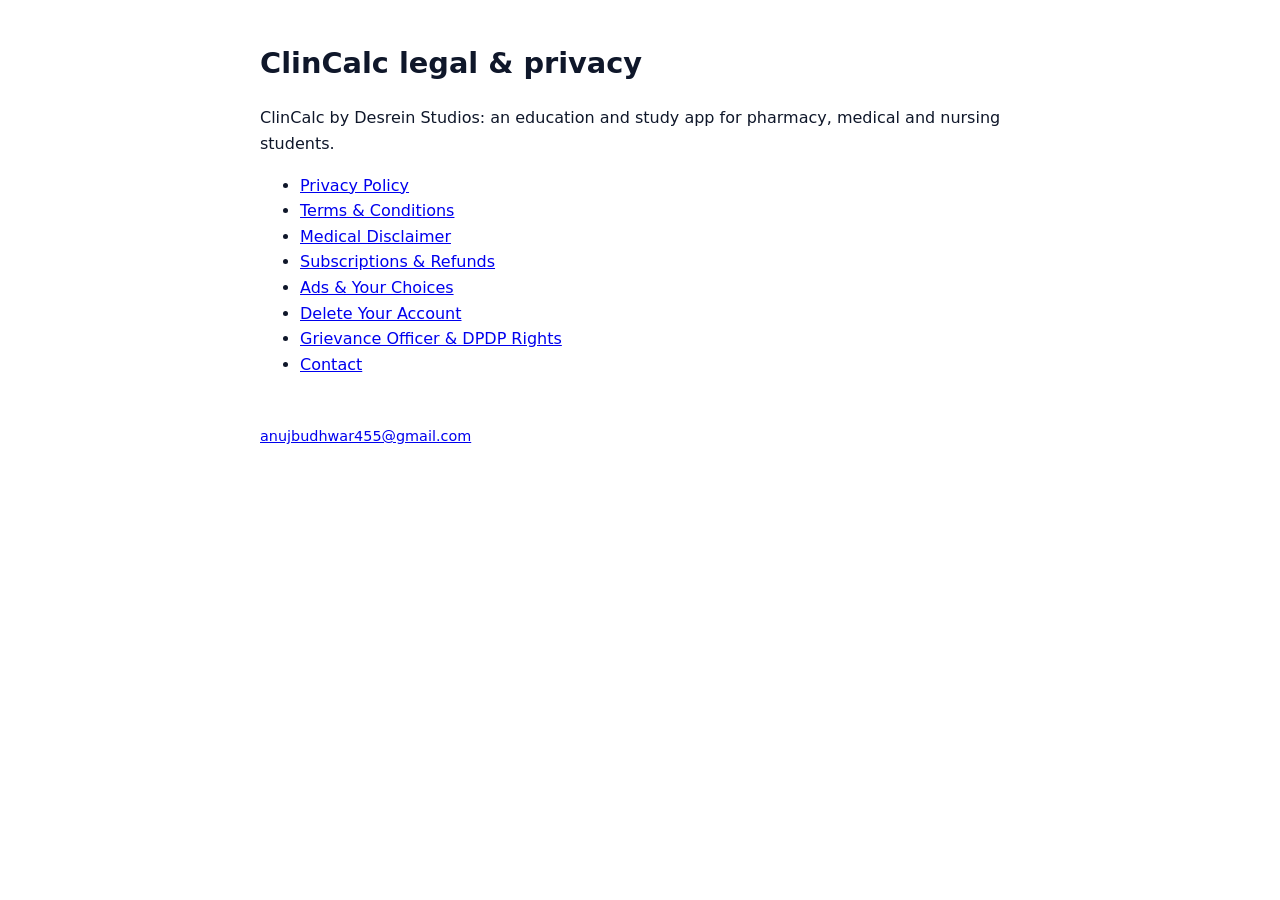
<file: index.html>
<!doctype html><html lang="en"><head><meta charset="utf-8"><meta name="viewport" content="width=device-width,initial-scale=1"><title>ClinCalc legal</title><link rel="stylesheet" href="style.css"></head><body><h1>ClinCalc legal &amp; privacy</h1><p>ClinCalc by Desrein Studios: an education and study app for pharmacy, medical and nursing students.</p><ul><li><a href="privacy/">Privacy Policy</a></li><li><a href="terms/">Terms &amp; Conditions</a></li><li><a href="medical-disclaimer/">Medical Disclaimer</a></li><li><a href="subscriptions/">Subscriptions &amp; Refunds</a></li><li><a href="ads/">Ads &amp; Your Choices</a></li><li><a href="delete-account/">Delete Your Account</a></li><li><a href="grievance/">Grievance Officer &amp; DPDP Rights</a></li><li><a href="contact/">Contact</a></li></ul><footer><a href="mailto:anujbudhwar455@gmail.com">anujbudhwar455@gmail.com</a></footer></body></html>
</file>
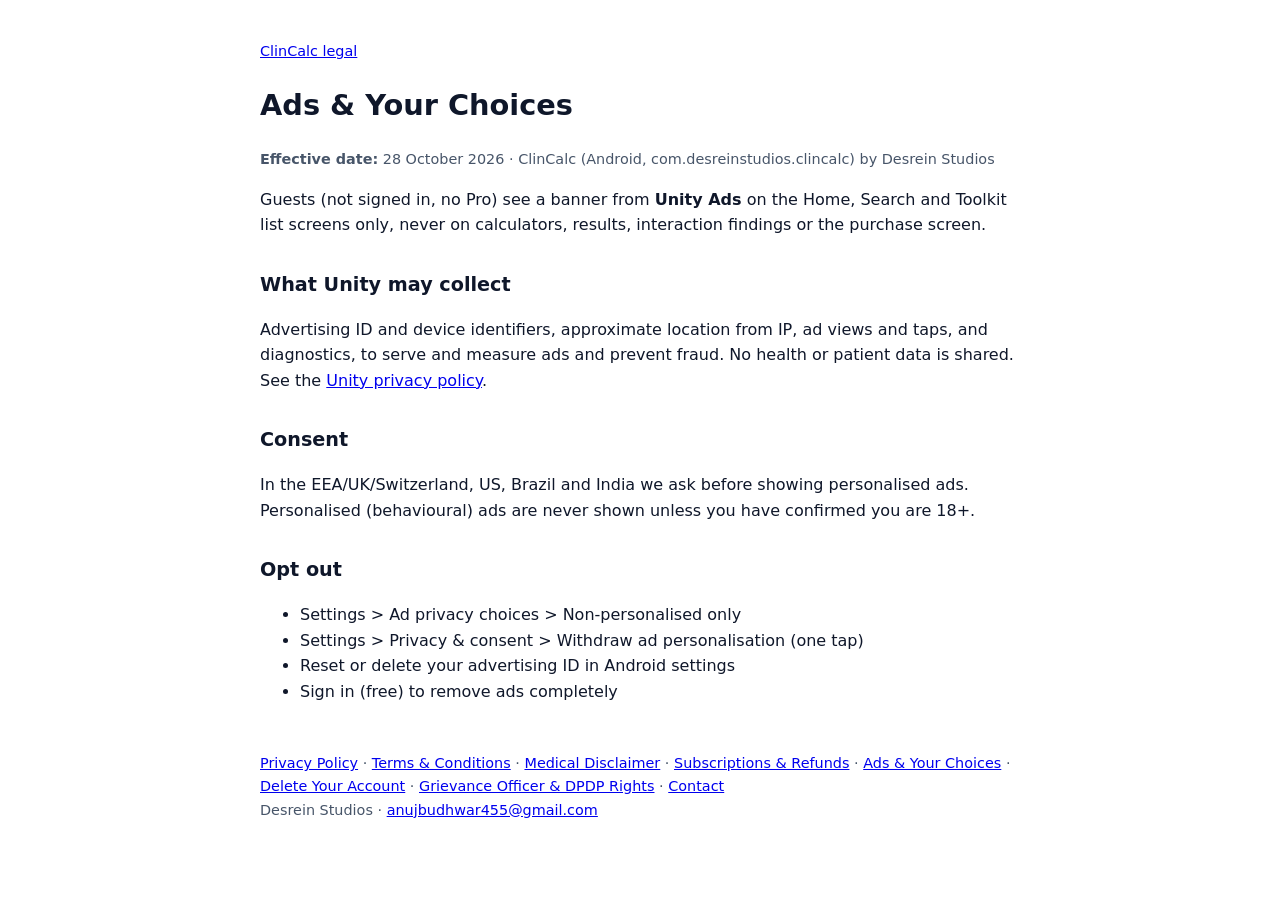
<file: ads/index.html>
<!doctype html><html lang="en"><head><meta charset="utf-8"><meta name="viewport" content="width=device-width,initial-scale=1">
<title>Ads &amp; Your Choices | ClinCalc</title><link rel="stylesheet" href="../style.css"></head><body>
<p class="crumb"><a href="../">ClinCalc legal</a></p>
<h1>Ads &amp; Your Choices</h1><p class="meta"><strong>Effective date:</strong> 28 October 2026 &middot; ClinCalc (Android, com.desreinstudios.clincalc) by Desrein Studios</p>

<p>Guests (not signed in, no Pro) see a banner from <strong>Unity Ads</strong> on the Home, Search and Toolkit list screens only, never on calculators, results, interaction findings or the purchase screen.</p>
<h2>What Unity may collect</h2><p>Advertising ID and device identifiers, approximate location from IP, ad views and taps, and diagnostics, to serve and measure ads and prevent fraud. No health or patient data is shared. See the <a href="https://unity.com/legal/game-player-and-app-user-privacy-policy">Unity privacy policy</a>.</p>
<h2>Consent</h2><p>In the EEA/UK/Switzerland, US, Brazil and India we ask before showing personalised ads. Personalised (behavioural) ads are never shown unless you have confirmed you are 18+.</p>
<h2>Opt out</h2><ul><li>Settings &gt; Ad privacy choices &gt; Non-personalised only</li><li>Settings &gt; Privacy &amp; consent &gt; Withdraw ad personalisation (one tap)</li><li>Reset or delete your advertising ID in Android settings</li><li>Sign in (free) to remove ads completely</li></ul>
<footer><a href="../privacy/">Privacy Policy</a> &middot; <a href="../terms/">Terms &amp; Conditions</a> &middot; <a href="../medical-disclaimer/">Medical Disclaimer</a> &middot; <a href="../subscriptions/">Subscriptions &amp; Refunds</a> &middot; <a href="../ads/">Ads &amp; Your Choices</a> &middot; <a href="../delete-account/">Delete Your Account</a> &middot; <a href="../grievance/">Grievance Officer &amp; DPDP Rights</a> &middot; <a href="../contact/">Contact</a><br>Desrein Studios &middot; <a href="mailto:anujbudhwar455@gmail.com">anujbudhwar455@gmail.com</a></footer></body></html>
</file>
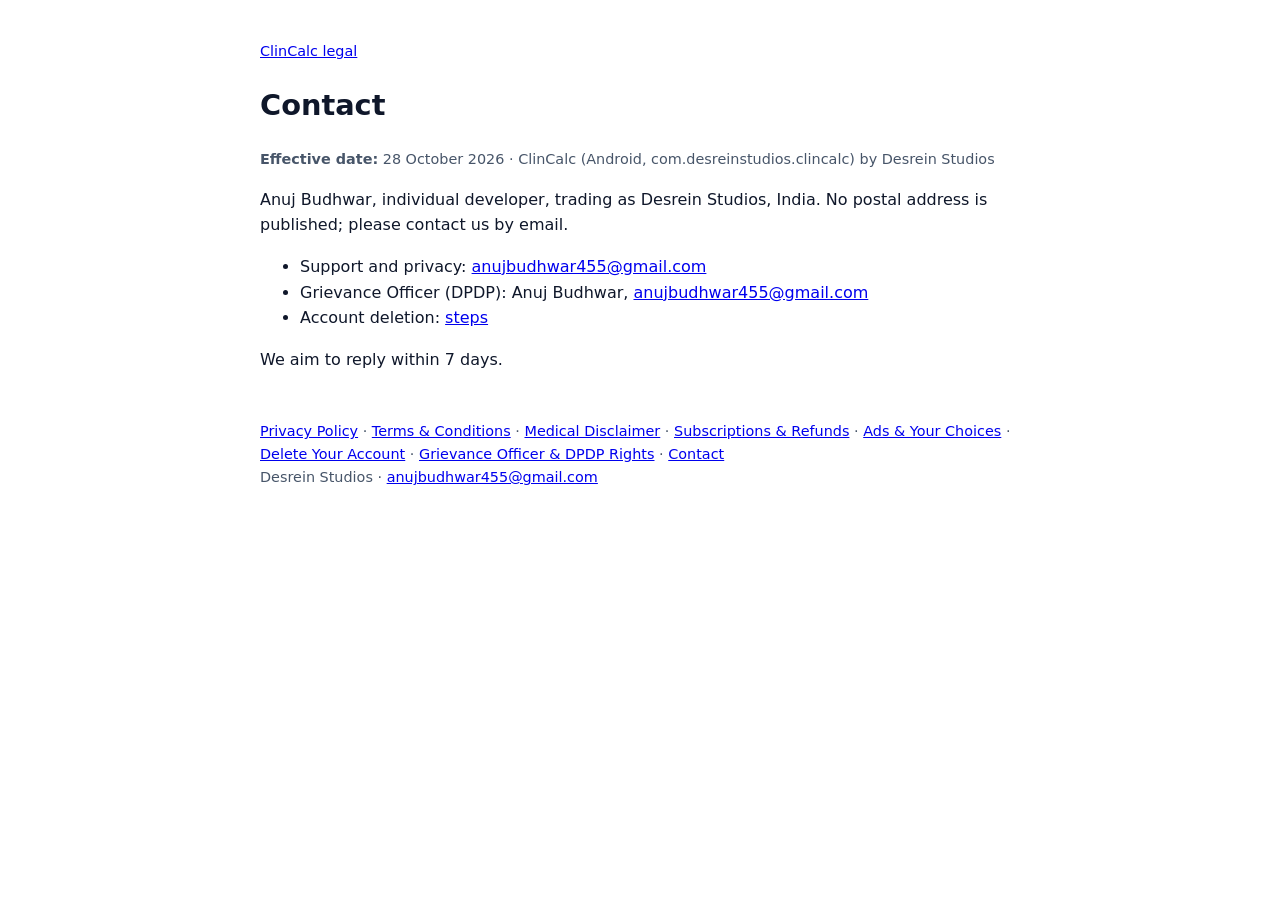
<file: contact/index.html>
<!doctype html><html lang="en"><head><meta charset="utf-8"><meta name="viewport" content="width=device-width,initial-scale=1">
<title>Contact | ClinCalc</title><link rel="stylesheet" href="../style.css"></head><body>
<p class="crumb"><a href="../">ClinCalc legal</a></p>
<h1>Contact</h1><p class="meta"><strong>Effective date:</strong> 28 October 2026 &middot; ClinCalc (Android, com.desreinstudios.clincalc) by Desrein Studios</p>

<p>Anuj Budhwar, individual developer, trading as Desrein Studios, India. No postal address is published; please contact us by email.</p>
<ul><li>Support and privacy: <a href="mailto:anujbudhwar455@gmail.com">anujbudhwar455@gmail.com</a></li><li>Grievance Officer (DPDP): Anuj Budhwar, <a href="mailto:anujbudhwar455@gmail.com">anujbudhwar455@gmail.com</a></li><li>Account deletion: <a href="../delete-account/">steps</a></li></ul><p>We aim to reply within 7 days.</p>
<footer><a href="../privacy/">Privacy Policy</a> &middot; <a href="../terms/">Terms &amp; Conditions</a> &middot; <a href="../medical-disclaimer/">Medical Disclaimer</a> &middot; <a href="../subscriptions/">Subscriptions &amp; Refunds</a> &middot; <a href="../ads/">Ads &amp; Your Choices</a> &middot; <a href="../delete-account/">Delete Your Account</a> &middot; <a href="../grievance/">Grievance Officer &amp; DPDP Rights</a> &middot; <a href="../contact/">Contact</a><br>Desrein Studios &middot; <a href="mailto:anujbudhwar455@gmail.com">anujbudhwar455@gmail.com</a></footer></body></html>
</file>
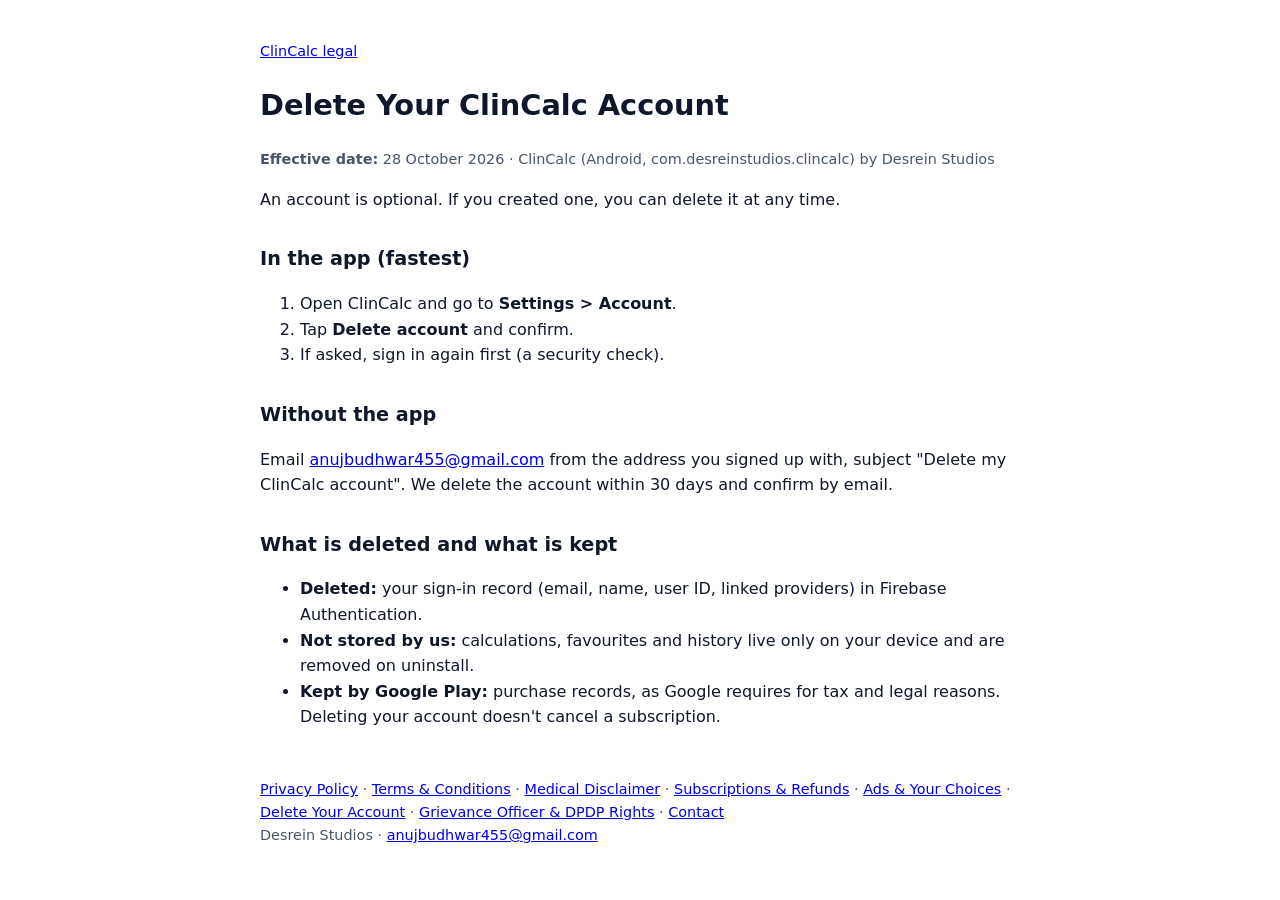
<file: delete-account/index.html>
<!doctype html><html lang="en"><head><meta charset="utf-8"><meta name="viewport" content="width=device-width,initial-scale=1">
<title>Delete Your ClinCalc Account | ClinCalc</title><link rel="stylesheet" href="../style.css"></head><body>
<p class="crumb"><a href="../">ClinCalc legal</a></p>
<h1>Delete Your ClinCalc Account</h1><p class="meta"><strong>Effective date:</strong> 28 October 2026 &middot; ClinCalc (Android, com.desreinstudios.clincalc) by Desrein Studios</p>

<p>An account is optional. If you created one, you can delete it at any time.</p>
<h2>In the app (fastest)</h2><ol><li>Open ClinCalc and go to <strong>Settings &gt; Account</strong>.</li><li>Tap <strong>Delete account</strong> and confirm.</li><li>If asked, sign in again first (a security check).</li></ol>
<h2>Without the app</h2><p>Email <a href="mailto:anujbudhwar455@gmail.com?subject=Delete%20my%20ClinCalc%20account">anujbudhwar455@gmail.com</a> from the address you signed up with, subject "Delete my ClinCalc account". We delete the account within 30 days and confirm by email.</p>
<h2>What is deleted and what is kept</h2><ul><li><strong>Deleted:</strong> your sign-in record (email, name, user ID, linked providers) in Firebase Authentication.</li><li><strong>Not stored by us:</strong> calculations, favourites and history live only on your device and are removed on uninstall.</li><li><strong>Kept by Google Play:</strong> purchase records, as Google requires for tax and legal reasons. Deleting your account doesn't cancel a subscription.</li></ul>
<footer><a href="../privacy/">Privacy Policy</a> &middot; <a href="../terms/">Terms &amp; Conditions</a> &middot; <a href="../medical-disclaimer/">Medical Disclaimer</a> &middot; <a href="../subscriptions/">Subscriptions &amp; Refunds</a> &middot; <a href="../ads/">Ads &amp; Your Choices</a> &middot; <a href="../delete-account/">Delete Your Account</a> &middot; <a href="../grievance/">Grievance Officer &amp; DPDP Rights</a> &middot; <a href="../contact/">Contact</a><br>Desrein Studios &middot; <a href="mailto:anujbudhwar455@gmail.com">anujbudhwar455@gmail.com</a></footer></body></html>
</file>
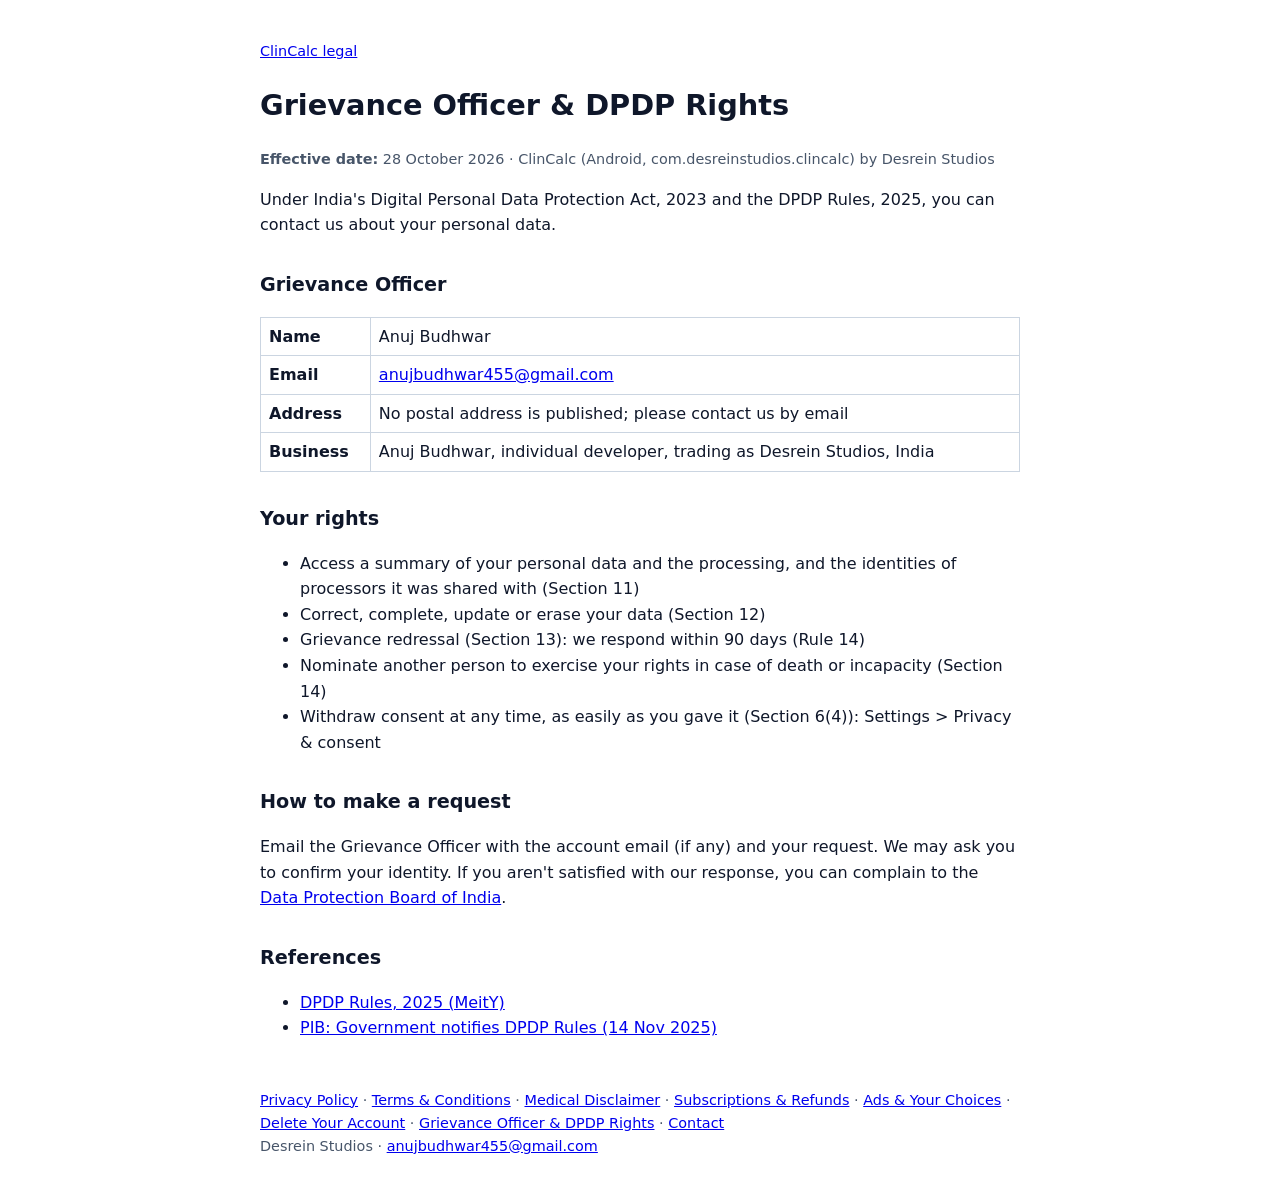
<file: grievance/index.html>
<!doctype html><html lang="en"><head><meta charset="utf-8"><meta name="viewport" content="width=device-width,initial-scale=1">
<title>Grievance Officer &amp; DPDP Rights | ClinCalc</title><link rel="stylesheet" href="../style.css"></head><body>
<p class="crumb"><a href="../">ClinCalc legal</a></p>
<h1>Grievance Officer &amp; DPDP Rights</h1><p class="meta"><strong>Effective date:</strong> 28 October 2026 &middot; ClinCalc (Android, com.desreinstudios.clincalc) by Desrein Studios</p>

<p>Under India's Digital Personal Data Protection Act, 2023 and the DPDP Rules, 2025, you can contact us about your personal data.</p>
<h2>Grievance Officer</h2><table><tr><th>Name</th><td>Anuj Budhwar</td></tr><tr><th>Email</th><td><a href="mailto:anujbudhwar455@gmail.com">anujbudhwar455@gmail.com</a></td></tr><tr><th>Address</th><td>No postal address is published; please contact us by email</td></tr><tr><th>Business</th><td>Anuj Budhwar, individual developer, trading as Desrein Studios, India</td></tr></table>
<h2>Your rights</h2><ul><li>Access a summary of your personal data and the processing, and the identities of processors it was shared with (Section 11)</li><li>Correct, complete, update or erase your data (Section 12)</li><li>Grievance redressal (Section 13): we respond within 90 days (Rule 14)</li><li>Nominate another person to exercise your rights in case of death or incapacity (Section 14)</li><li>Withdraw consent at any time, as easily as you gave it (Section 6(4)): Settings &gt; Privacy &amp; consent</li></ul>
<h2>How to make a request</h2><p>Email the Grievance Officer with the account email (if any) and your request. We may ask you to confirm your identity. If you aren't satisfied with our response, you can complain to the <a href="https://www.meity.gov.in/">Data Protection Board of India</a>.</p>
<h2>References</h2><ul><li><a href="https://www.meity.gov.in/documents/act-and-policies/digital-personal-data-protection-rules-2025-gDOxUjMtQWa">DPDP Rules, 2025 (MeitY)</a></li><li><a href="https://www.pib.gov.in/PressReleasePage.aspx?PRID=2190014">PIB: Government notifies DPDP Rules (14 Nov 2025)</a></li></ul>
<footer><a href="../privacy/">Privacy Policy</a> &middot; <a href="../terms/">Terms &amp; Conditions</a> &middot; <a href="../medical-disclaimer/">Medical Disclaimer</a> &middot; <a href="../subscriptions/">Subscriptions &amp; Refunds</a> &middot; <a href="../ads/">Ads &amp; Your Choices</a> &middot; <a href="../delete-account/">Delete Your Account</a> &middot; <a href="../grievance/">Grievance Officer &amp; DPDP Rights</a> &middot; <a href="../contact/">Contact</a><br>Desrein Studios &middot; <a href="mailto:anujbudhwar455@gmail.com">anujbudhwar455@gmail.com</a></footer></body></html>
</file>
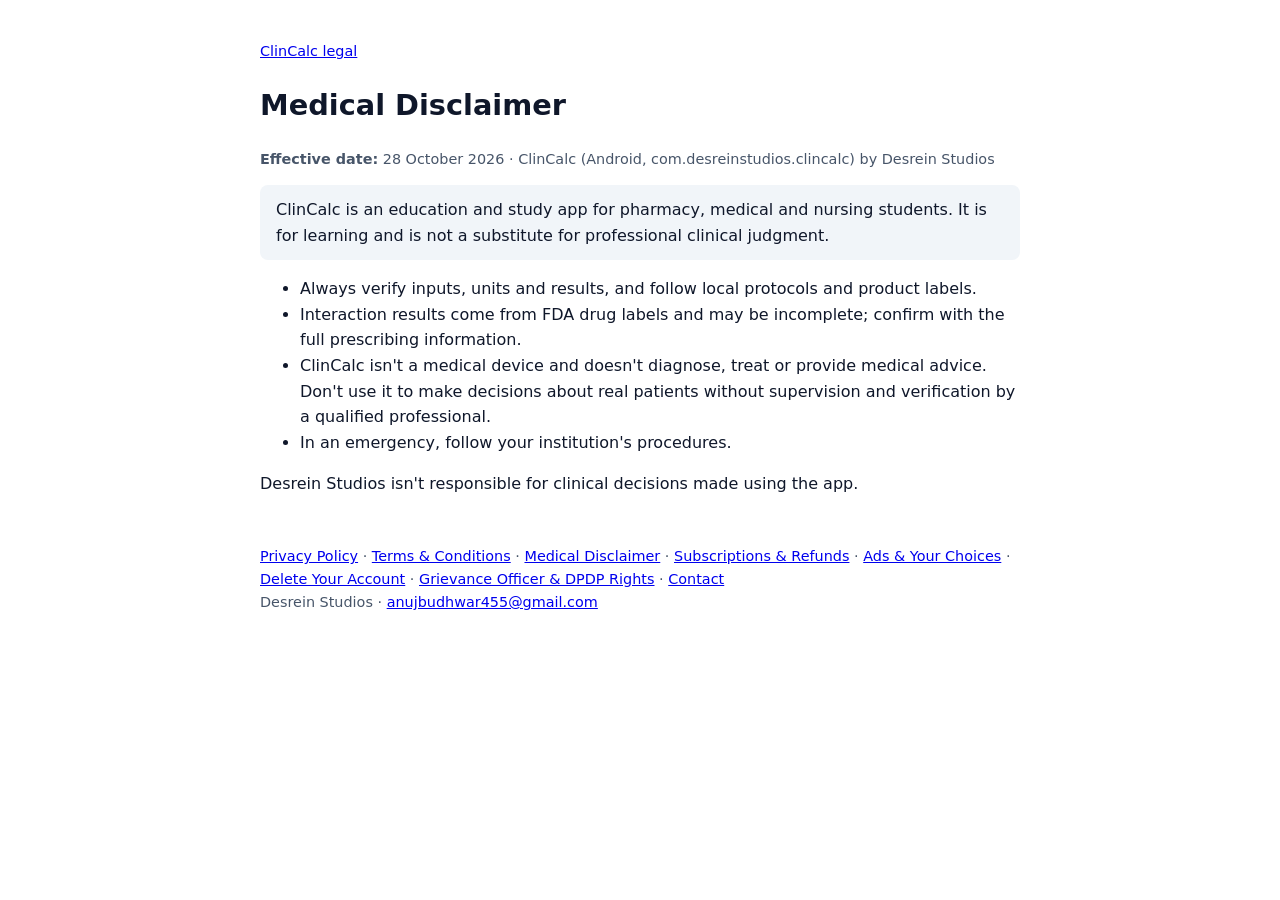
<file: medical-disclaimer/index.html>
<!doctype html><html lang="en"><head><meta charset="utf-8"><meta name="viewport" content="width=device-width,initial-scale=1">
<title>Medical Disclaimer | ClinCalc</title><link rel="stylesheet" href="../style.css"></head><body>
<p class="crumb"><a href="../">ClinCalc legal</a></p>
<h1>Medical Disclaimer</h1><p class="meta"><strong>Effective date:</strong> 28 October 2026 &middot; ClinCalc (Android, com.desreinstudios.clincalc) by Desrein Studios</p>

<div class="note">ClinCalc is an education and study app for pharmacy, medical and nursing students. It is for learning and is not a substitute for professional clinical judgment.</div>
<ul><li>Always verify inputs, units and results, and follow local protocols and product labels.</li><li>Interaction results come from FDA drug labels and may be incomplete; confirm with the full prescribing information.</li><li>ClinCalc isn't a medical device and doesn't diagnose, treat or provide medical advice. Don't use it to make decisions about real patients without supervision and verification by a qualified professional.</li><li>In an emergency, follow your institution's procedures.</li></ul>
<p>Desrein Studios isn't responsible for clinical decisions made using the app.</p>
<footer><a href="../privacy/">Privacy Policy</a> &middot; <a href="../terms/">Terms &amp; Conditions</a> &middot; <a href="../medical-disclaimer/">Medical Disclaimer</a> &middot; <a href="../subscriptions/">Subscriptions &amp; Refunds</a> &middot; <a href="../ads/">Ads &amp; Your Choices</a> &middot; <a href="../delete-account/">Delete Your Account</a> &middot; <a href="../grievance/">Grievance Officer &amp; DPDP Rights</a> &middot; <a href="../contact/">Contact</a><br>Desrein Studios &middot; <a href="mailto:anujbudhwar455@gmail.com">anujbudhwar455@gmail.com</a></footer></body></html>
</file>
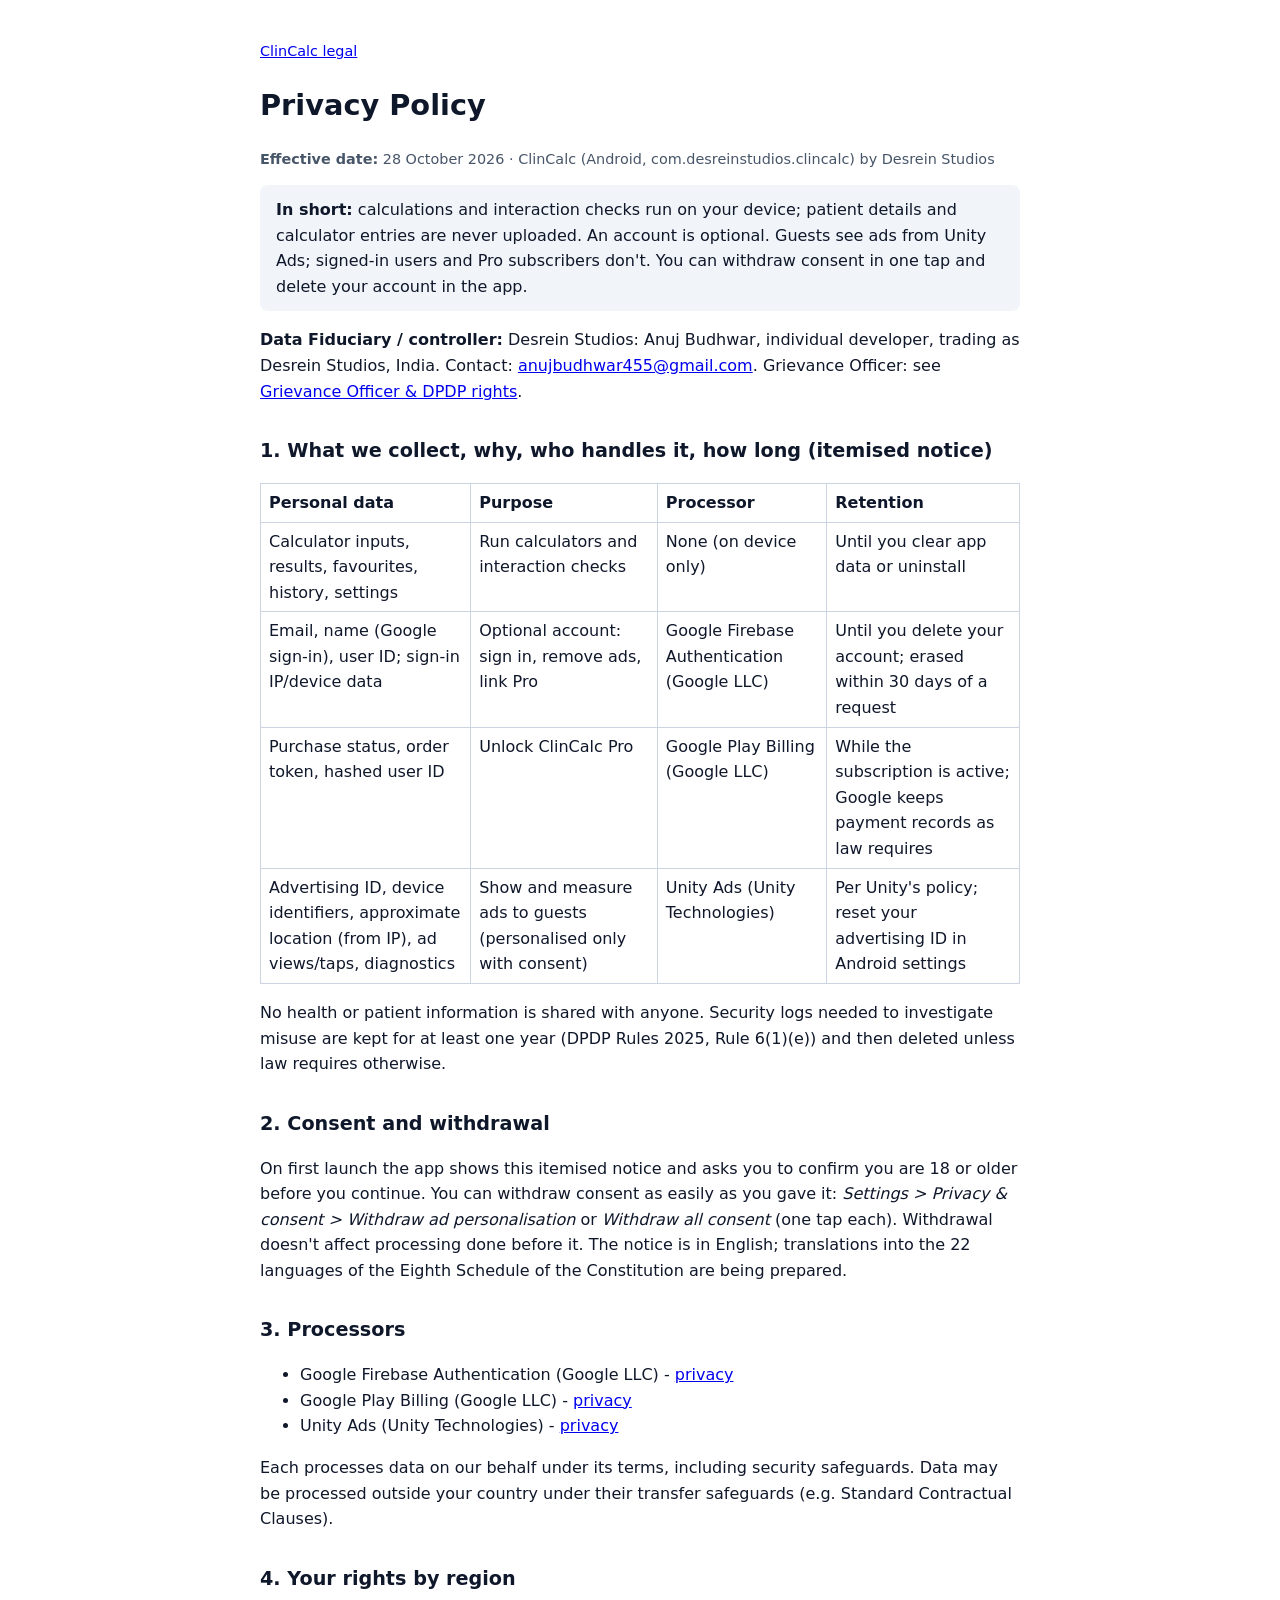
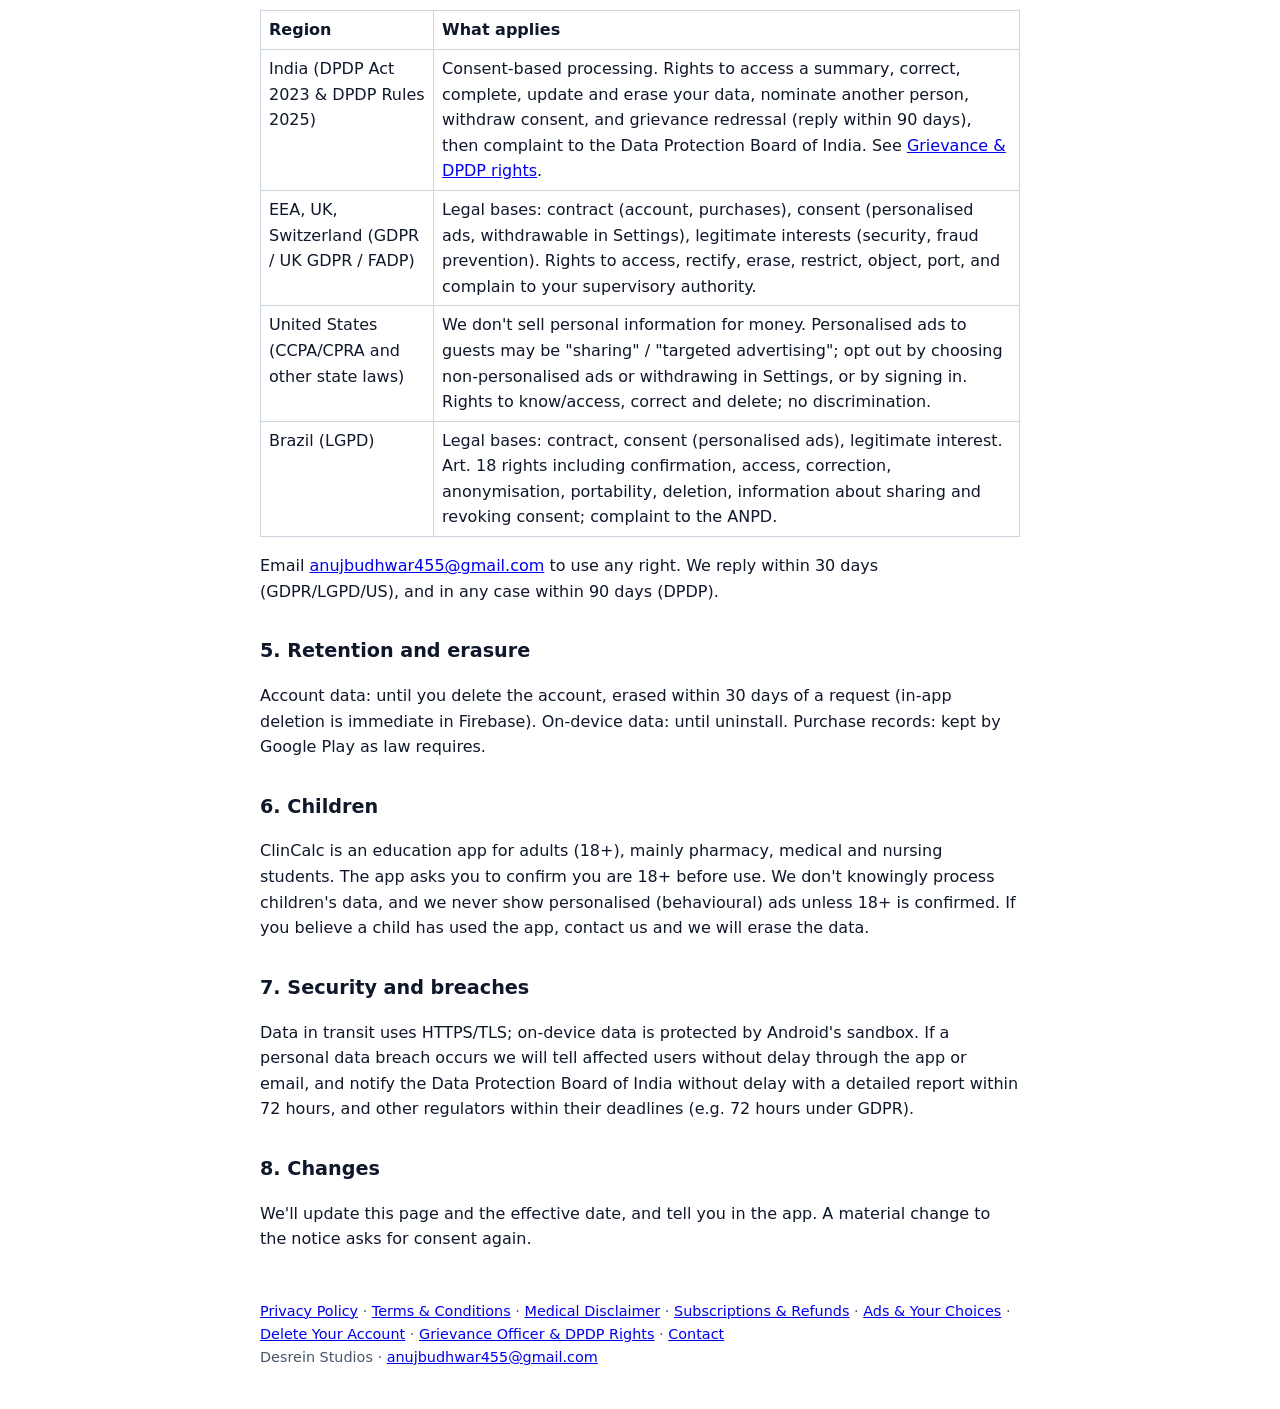
<file: privacy/index.html>
<!doctype html><html lang="en"><head><meta charset="utf-8"><meta name="viewport" content="width=device-width,initial-scale=1">
<title>Privacy Policy | ClinCalc</title><link rel="stylesheet" href="../style.css"></head><body>
<p class="crumb"><a href="../">ClinCalc legal</a></p>
<h1>Privacy Policy</h1><p class="meta"><strong>Effective date:</strong> 28 October 2026 &middot; ClinCalc (Android, com.desreinstudios.clincalc) by Desrein Studios</p>

<div class="note"><strong>In short:</strong> calculations and interaction checks run on your device; patient details and calculator entries are never uploaded. An account is optional. Guests see ads from Unity Ads; signed-in users and Pro subscribers don't. You can withdraw consent in one tap and delete your account in the app.</div>
<p><strong>Data Fiduciary / controller:</strong> Desrein Studios: Anuj Budhwar, individual developer, trading as Desrein Studios, India. Contact: <a href="mailto:anujbudhwar455@gmail.com">anujbudhwar455@gmail.com</a>. Grievance Officer: see <a href="../grievance/">Grievance Officer &amp; DPDP rights</a>.</p>
<h2>1. What we collect, why, who handles it, how long (itemised notice)</h2>
<table><tr><th>Personal data</th><th>Purpose</th><th>Processor</th><th>Retention</th></tr>
<tr><td>Calculator inputs, results, favourites, history, settings</td><td>Run calculators and interaction checks</td><td>None (on device only)</td><td>Until you clear app data or uninstall</td></tr>
<tr><td>Email, name (Google sign-in), user ID; sign-in IP/device data</td><td>Optional account: sign in, remove ads, link Pro</td><td>Google Firebase Authentication (Google LLC)</td><td>Until you delete your account; erased within 30 days of a request</td></tr>
<tr><td>Purchase status, order token, hashed user ID</td><td>Unlock ClinCalc Pro</td><td>Google Play Billing (Google LLC)</td><td>While the subscription is active; Google keeps payment records as law requires</td></tr>
<tr><td>Advertising ID, device identifiers, approximate location (from IP), ad views/taps, diagnostics</td><td>Show and measure ads to guests (personalised only with consent)</td><td>Unity Ads (Unity Technologies)</td><td>Per Unity's policy; reset your advertising ID in Android settings</td></tr></table>
<p>No health or patient information is shared with anyone. Security logs needed to investigate misuse are kept for at least one year (DPDP Rules 2025, Rule 6(1)(e)) and then deleted unless law requires otherwise.</p>
<h2>2. Consent and withdrawal</h2>
<p>On first launch the app shows this itemised notice and asks you to confirm you are 18 or older before you continue. You can withdraw consent as easily as you gave it: <em>Settings &gt; Privacy &amp; consent &gt; Withdraw ad personalisation</em> or <em>Withdraw all consent</em> (one tap each). Withdrawal doesn't affect processing done before it. The notice is in English; translations into the 22 languages of the Eighth Schedule of the Constitution are being prepared.</p>
<h2>3. Processors</h2><ul><li>Google Firebase Authentication (Google LLC) - <a href="https://firebase.google.com/support/privacy">privacy</a></li><li>Google Play Billing (Google LLC) - <a href="https://policies.google.com/privacy">privacy</a></li><li>Unity Ads (Unity Technologies) - <a href="https://unity.com/legal/game-player-and-app-user-privacy-policy">privacy</a></li></ul>
<p>Each processes data on our behalf under its terms, including security safeguards. Data may be processed outside your country under their transfer safeguards (e.g. Standard Contractual Clauses).</p>
<h2>4. Your rights by region</h2><table><tr><th>Region</th><th>What applies</th></tr>
<tr><td>India (DPDP Act 2023 &amp; DPDP Rules 2025)</td><td>Consent-based processing. Rights to access a summary, correct, complete, update and erase your data, nominate another person, withdraw consent, and grievance redressal (reply within 90 days), then complaint to the Data Protection Board of India. See <a href="../grievance/">Grievance &amp; DPDP rights</a>.</td></tr>
<tr><td>EEA, UK, Switzerland (GDPR / UK GDPR / FADP)</td><td>Legal bases: contract (account, purchases), consent (personalised ads, withdrawable in Settings), legitimate interests (security, fraud prevention). Rights to access, rectify, erase, restrict, object, port, and complain to your supervisory authority.</td></tr>
<tr><td>United States (CCPA/CPRA and other state laws)</td><td>We don't sell personal information for money. Personalised ads to guests may be "sharing" / "targeted advertising"; opt out by choosing non-personalised ads or withdrawing in Settings, or by signing in. Rights to know/access, correct and delete; no discrimination.</td></tr>
<tr><td>Brazil (LGPD)</td><td>Legal bases: contract, consent (personalised ads), legitimate interest. Art. 18 rights including confirmation, access, correction, anonymisation, portability, deletion, information about sharing and revoking consent; complaint to the ANPD.</td></tr></table>
<p>Email <a href="mailto:anujbudhwar455@gmail.com">anujbudhwar455@gmail.com</a> to use any right. We reply within 30 days (GDPR/LGPD/US), and in any case within 90 days (DPDP).</p>
<h2>5. Retention and erasure</h2><p>Account data: until you delete the account, erased within 30 days of a request (in-app deletion is immediate in Firebase). On-device data: until uninstall. Purchase records: kept by Google Play as law requires.</p>
<h2>6. Children</h2><p>ClinCalc is an education app for adults (18+), mainly pharmacy, medical and nursing students. The app asks you to confirm you are 18+ before use. We don't knowingly process children's data, and we never show personalised (behavioural) ads unless 18+ is confirmed. If you believe a child has used the app, contact us and we will erase the data.</p>
<h2>7. Security and breaches</h2><p>Data in transit uses HTTPS/TLS; on-device data is protected by Android's sandbox. If a personal data breach occurs we will tell affected users without delay through the app or email, and notify the Data Protection Board of India without delay with a detailed report within 72 hours, and other regulators within their deadlines (e.g. 72 hours under GDPR).</p>
<h2>8. Changes</h2><p>We'll update this page and the effective date, and tell you in the app. A material change to the notice asks for consent again.</p>
<footer><a href="../privacy/">Privacy Policy</a> &middot; <a href="../terms/">Terms &amp; Conditions</a> &middot; <a href="../medical-disclaimer/">Medical Disclaimer</a> &middot; <a href="../subscriptions/">Subscriptions &amp; Refunds</a> &middot; <a href="../ads/">Ads &amp; Your Choices</a> &middot; <a href="../delete-account/">Delete Your Account</a> &middot; <a href="../grievance/">Grievance Officer &amp; DPDP Rights</a> &middot; <a href="../contact/">Contact</a><br>Desrein Studios &middot; <a href="mailto:anujbudhwar455@gmail.com">anujbudhwar455@gmail.com</a></footer></body></html>
</file>
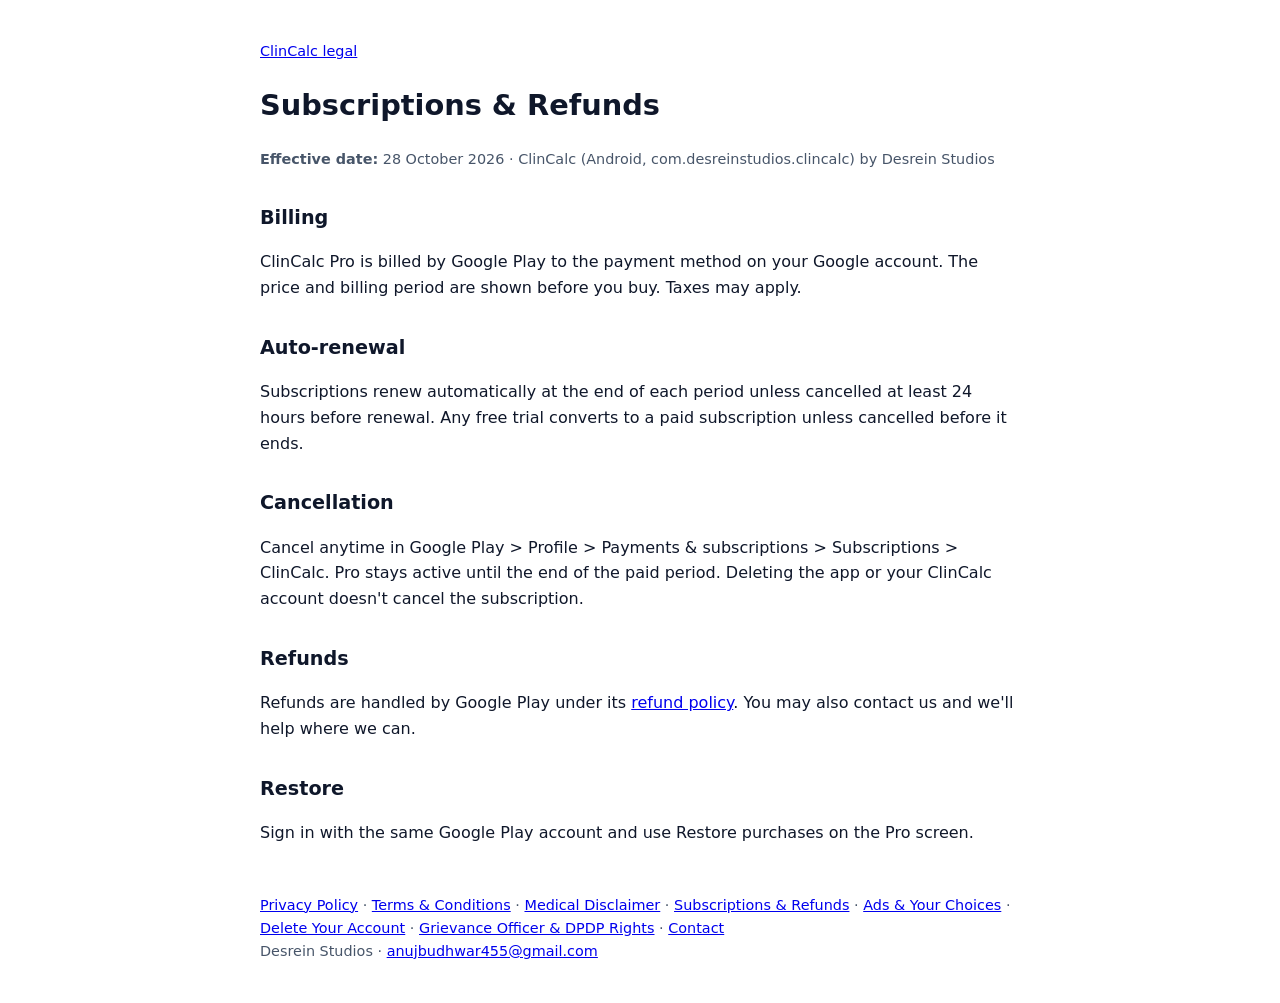
<file: subscriptions/index.html>
<!doctype html><html lang="en"><head><meta charset="utf-8"><meta name="viewport" content="width=device-width,initial-scale=1">
<title>Subscriptions &amp; Refunds | ClinCalc</title><link rel="stylesheet" href="../style.css"></head><body>
<p class="crumb"><a href="../">ClinCalc legal</a></p>
<h1>Subscriptions &amp; Refunds</h1><p class="meta"><strong>Effective date:</strong> 28 October 2026 &middot; ClinCalc (Android, com.desreinstudios.clincalc) by Desrein Studios</p>

<h2>Billing</h2><p>ClinCalc Pro is billed by Google Play to the payment method on your Google account. The price and billing period are shown before you buy. Taxes may apply.</p>
<h2>Auto-renewal</h2><p>Subscriptions renew automatically at the end of each period unless cancelled at least 24 hours before renewal. Any free trial converts to a paid subscription unless cancelled before it ends.</p>
<h2>Cancellation</h2><p>Cancel anytime in Google Play &gt; Profile &gt; Payments &amp; subscriptions &gt; Subscriptions &gt; ClinCalc. Pro stays active until the end of the paid period. Deleting the app or your ClinCalc account doesn't cancel the subscription.</p>
<h2>Refunds</h2><p>Refunds are handled by Google Play under its <a href="https://support.google.com/googleplay/answer/2479637">refund policy</a>. You may also contact us and we'll help where we can.</p>
<h2>Restore</h2><p>Sign in with the same Google Play account and use Restore purchases on the Pro screen.</p>
<footer><a href="../privacy/">Privacy Policy</a> &middot; <a href="../terms/">Terms &amp; Conditions</a> &middot; <a href="../medical-disclaimer/">Medical Disclaimer</a> &middot; <a href="../subscriptions/">Subscriptions &amp; Refunds</a> &middot; <a href="../ads/">Ads &amp; Your Choices</a> &middot; <a href="../delete-account/">Delete Your Account</a> &middot; <a href="../grievance/">Grievance Officer &amp; DPDP Rights</a> &middot; <a href="../contact/">Contact</a><br>Desrein Studios &middot; <a href="mailto:anujbudhwar455@gmail.com">anujbudhwar455@gmail.com</a></footer></body></html>
</file>
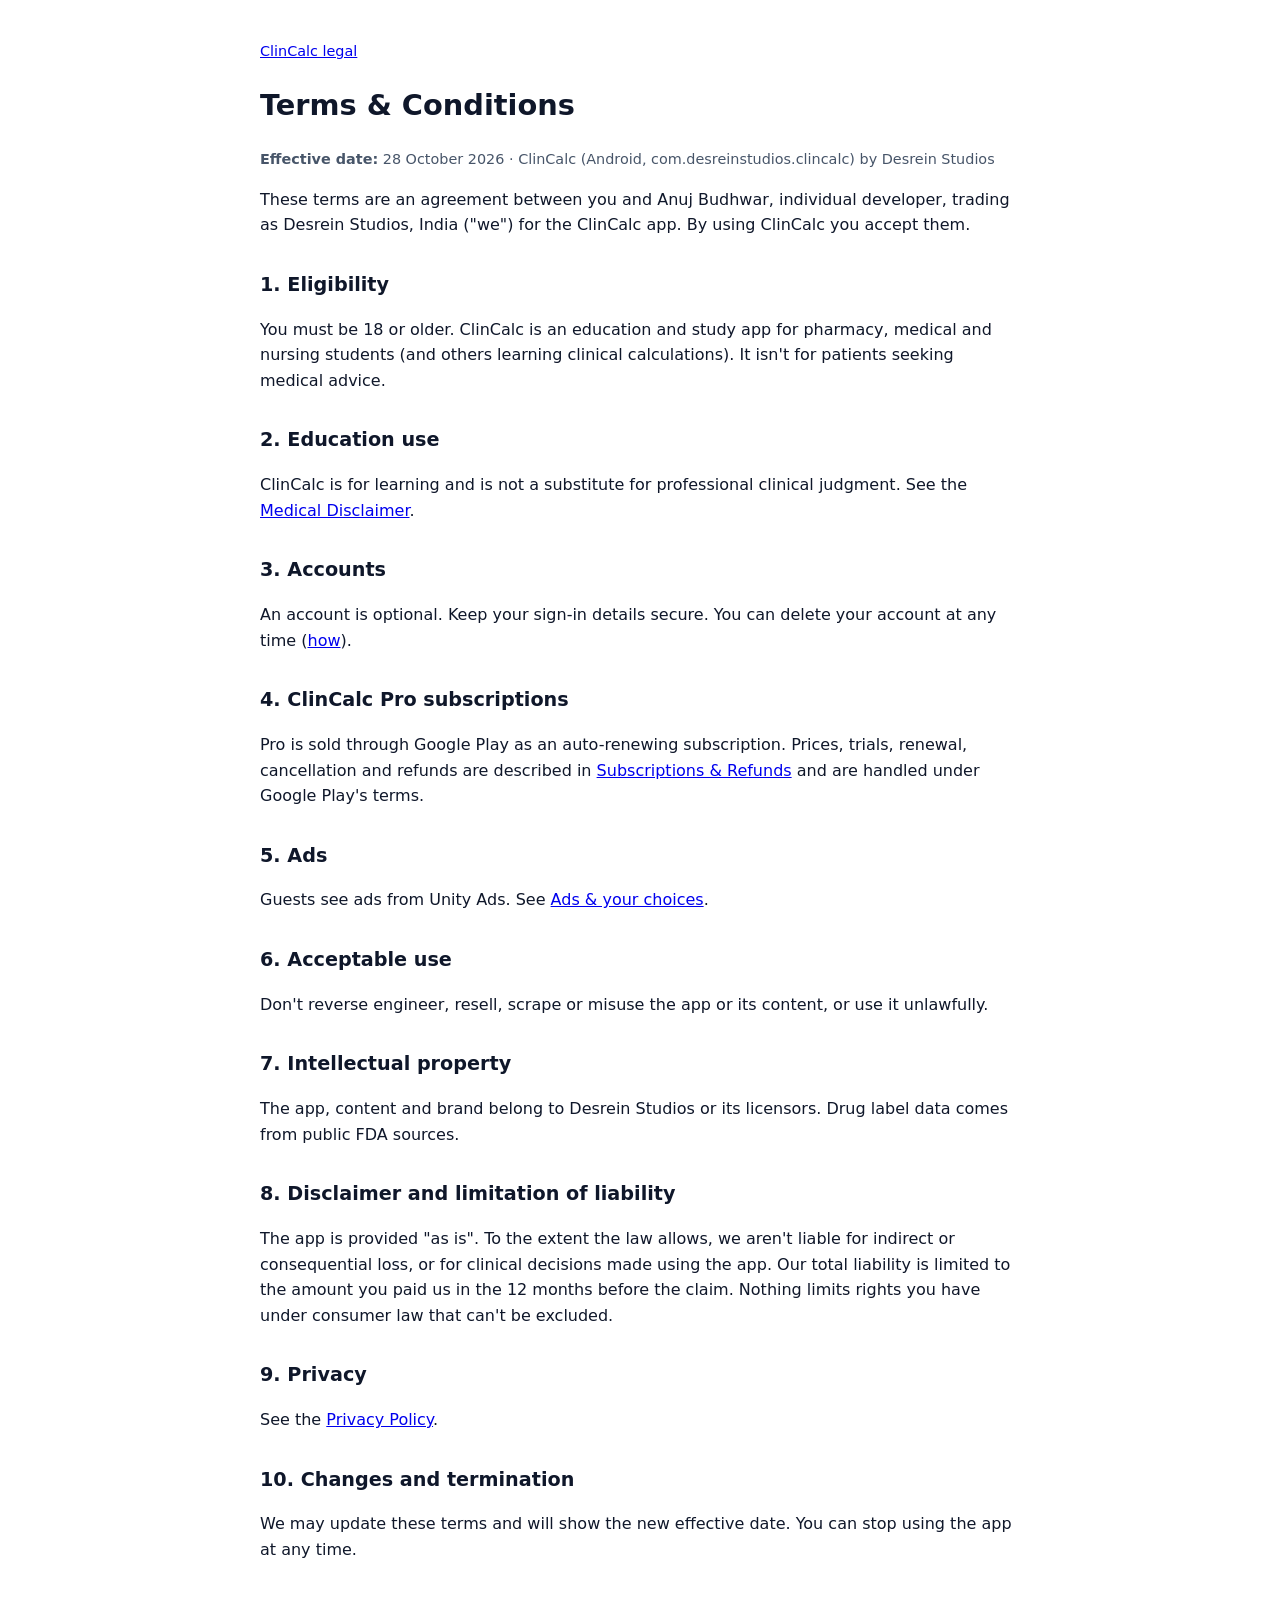
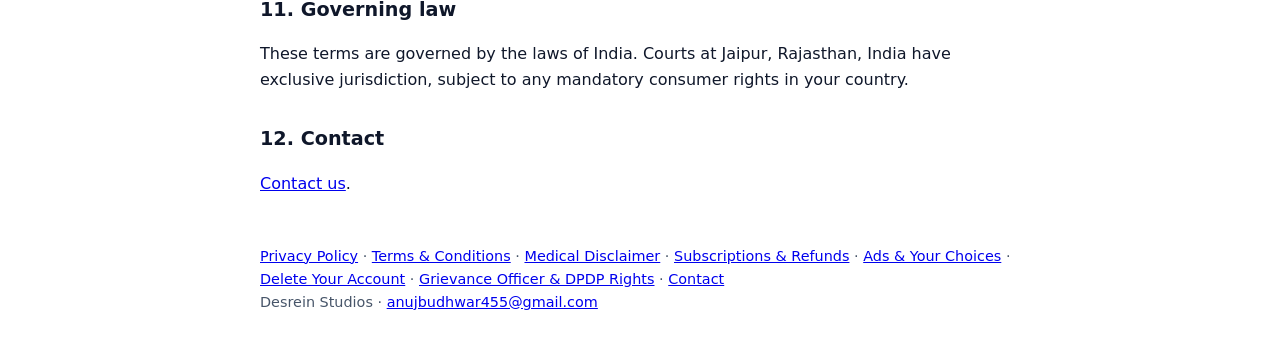
<file: terms/index.html>
<!doctype html><html lang="en"><head><meta charset="utf-8"><meta name="viewport" content="width=device-width,initial-scale=1">
<title>Terms &amp; Conditions | ClinCalc</title><link rel="stylesheet" href="../style.css"></head><body>
<p class="crumb"><a href="../">ClinCalc legal</a></p>
<h1>Terms &amp; Conditions</h1><p class="meta"><strong>Effective date:</strong> 28 October 2026 &middot; ClinCalc (Android, com.desreinstudios.clincalc) by Desrein Studios</p>

<p>These terms are an agreement between you and Anuj Budhwar, individual developer, trading as Desrein Studios, India ("we") for the ClinCalc app. By using ClinCalc you accept them.</p>
<h2>1. Eligibility</h2><p>You must be 18 or older. ClinCalc is an education and study app for pharmacy, medical and nursing students (and others learning clinical calculations). It isn't for patients seeking medical advice.</p>
<h2>2. Education use</h2><p>ClinCalc is for learning and is not a substitute for professional clinical judgment. See the <a href="../medical-disclaimer/">Medical Disclaimer</a>.</p>
<h2>3. Accounts</h2><p>An account is optional. Keep your sign-in details secure. You can delete your account at any time (<a href="../delete-account/">how</a>).</p>
<h2>4. ClinCalc Pro subscriptions</h2><p>Pro is sold through Google Play as an auto-renewing subscription. Prices, trials, renewal, cancellation and refunds are described in <a href="../subscriptions/">Subscriptions &amp; Refunds</a> and are handled under Google Play's terms.</p>
<h2>5. Ads</h2><p>Guests see ads from Unity Ads. See <a href="../ads/">Ads &amp; your choices</a>.</p>
<h2>6. Acceptable use</h2><p>Don't reverse engineer, resell, scrape or misuse the app or its content, or use it unlawfully.</p>
<h2>7. Intellectual property</h2><p>The app, content and brand belong to Desrein Studios or its licensors. Drug label data comes from public FDA sources.</p>
<h2>8. Disclaimer and limitation of liability</h2><p>The app is provided "as is". To the extent the law allows, we aren't liable for indirect or consequential loss, or for clinical decisions made using the app. Our total liability is limited to the amount you paid us in the 12 months before the claim. Nothing limits rights you have under consumer law that can't be excluded.</p>
<h2>9. Privacy</h2><p>See the <a href="../privacy/">Privacy Policy</a>.</p>
<h2>10. Changes and termination</h2><p>We may update these terms and will show the new effective date. You can stop using the app at any time.</p>
<h2>11. Governing law</h2><p>These terms are governed by the laws of India. Courts at Jaipur, Rajasthan, India have exclusive jurisdiction, subject to any mandatory consumer rights in your country.</p>
<h2>12. Contact</h2><p><a href="../contact/">Contact us</a>.</p>
<footer><a href="../privacy/">Privacy Policy</a> &middot; <a href="../terms/">Terms &amp; Conditions</a> &middot; <a href="../medical-disclaimer/">Medical Disclaimer</a> &middot; <a href="../subscriptions/">Subscriptions &amp; Refunds</a> &middot; <a href="../ads/">Ads &amp; Your Choices</a> &middot; <a href="../delete-account/">Delete Your Account</a> &middot; <a href="../grievance/">Grievance Officer &amp; DPDP Rights</a> &middot; <a href="../contact/">Contact</a><br>Desrein Studios &middot; <a href="mailto:anujbudhwar455@gmail.com">anujbudhwar455@gmail.com</a></footer></body></html>
</file>
<file: style.css>
body{font-family:system-ui,-apple-system,Segoe UI,Roboto,sans-serif;max-width:760px;margin:40px auto;padding:0 20px;line-height:1.6;color:#0f172a}
h1{font-size:1.8rem}h2{font-size:1.2rem;margin-top:2rem}table{border-collapse:collapse;width:100%}td,th{border:1px solid #cbd5e1;padding:6px 8px;text-align:left;vertical-align:top}
.note{background:#f1f5f9;padding:12px 16px;border-radius:8px}footer{margin-top:3rem;font-size:.9rem;color:#475569}
.crumb,.meta{font-size:.9rem;color:#475569}
</file>
